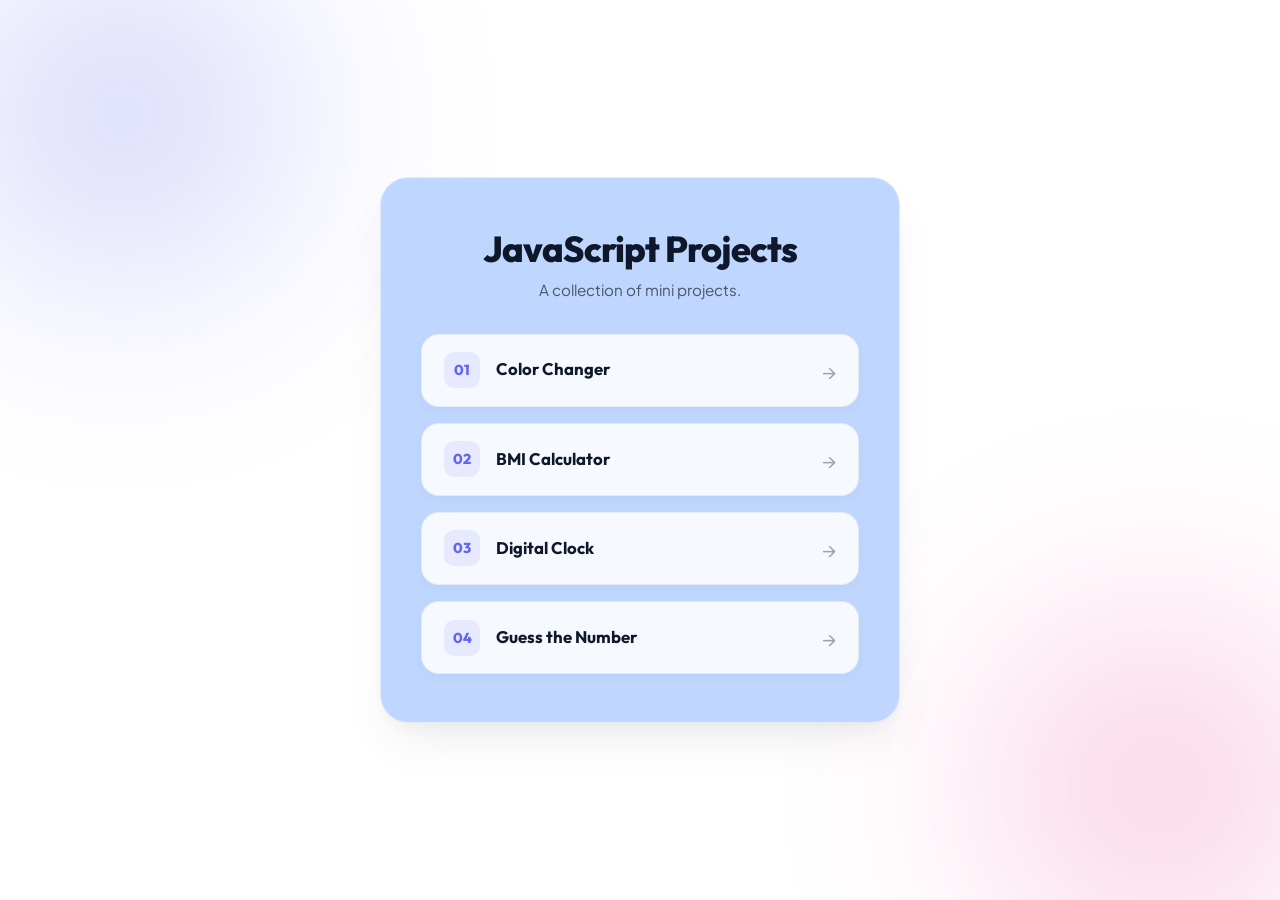
<file: index.html>
<!DOCTYPE html>
<html lang="en">

<head>
    <meta charset="UTF-8">
    <meta name="viewport" content="width=device-width, initial-scale=1.0">
    <title>JavaScript Mini Projects</title>
    <link rel="stylesheet" href="styles.css" />
</head>

<body class="home-page">
    <main class="home-card">
        <h1>JavaScript Projects</h1>
        <p class="subtitle">A collection of mini projects.</p>

        <div class="project-list">
            <a class="project-card" href="./1-ColorChanger/index.html">
                <div class="project-info">
                    <span class="project-num">01</span>
                    <div>
                        <h3>Color Changer</h3>
                    </div>
                </div>
                <span class="arrow">&rarr;</span>
            </a>

            <a class="project-card" href="./2-BMICalculator/index.html">
                <div class="project-info">
                    <span class="project-num">02</span>
                    <div>
                        <h3>BMI Calculator</h3>
                    </div>
                </div>
                <span class="arrow">&rarr;</span>
            </a>

            <a class="project-card" href="./3-DigitalClock/index.html">
                <div class="project-info">
                    <span class="project-num">03</span>
                    <div>
                        <h3>Digital Clock</h3>
                    </div>
                </div>
                <span class="arrow">&rarr;</span>
            </a>

            <a class="project-card" href="./4-GuessTheNumber/index.html">
                <div class="project-info">
                    <span class="project-num">04</span>
                    <div>
                        <h3>Guess the Number</h3>
                    </div>
                </div>
                <span class="arrow">&rarr;</span>
            </a>
        </div>
    </main>
</body>

</html>
</file>
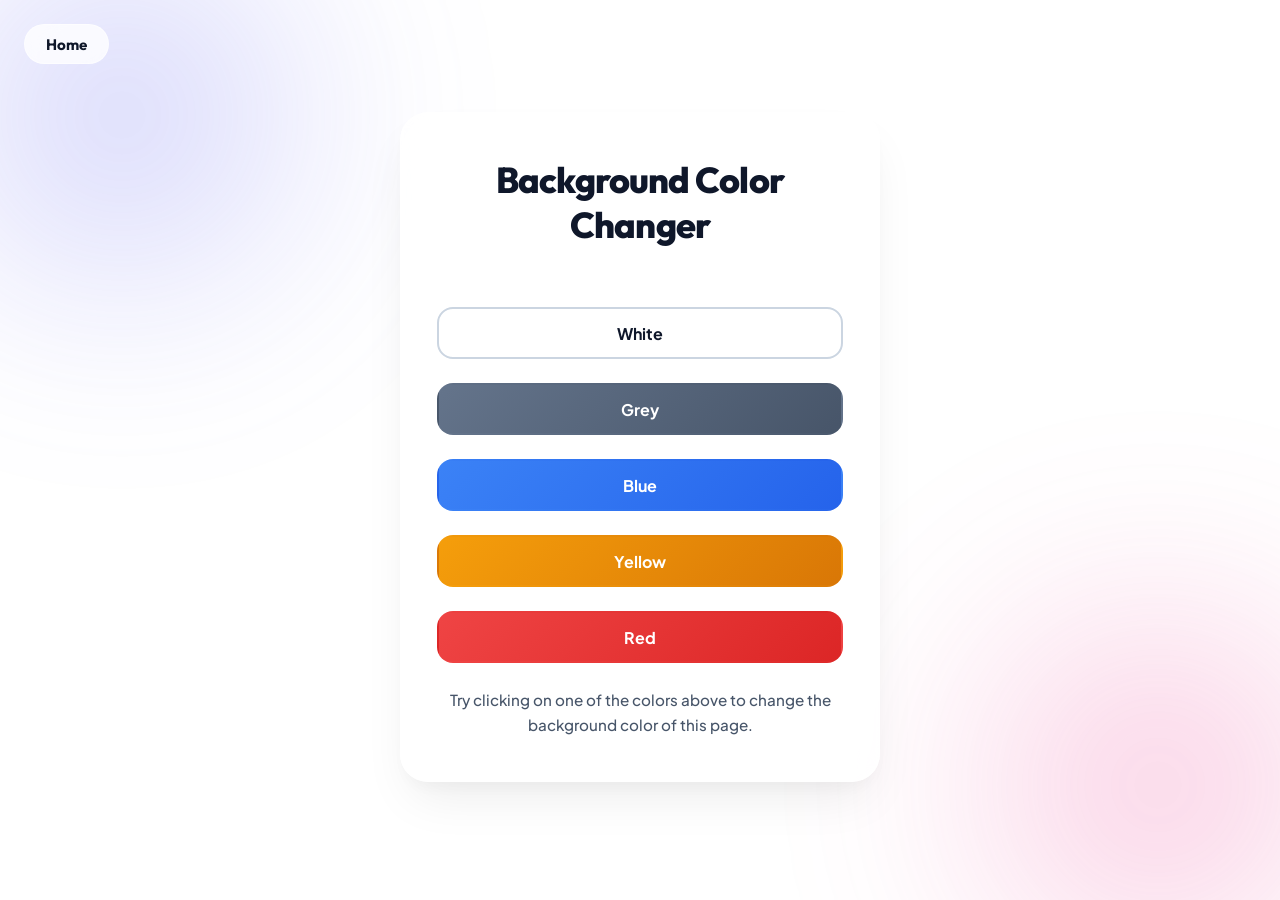
<file: 1-ColorChanger/index.html>
<!DOCTYPE html>
<html lang="en">

<head>
    <meta charset="UTF-8">
    <meta name="viewport" content="width=device-width, initial-scale=1.0">
    <title>Color Picker</title>
    <link rel="stylesheet" href="style.css" />
    <link rel="stylesheet" href="../styles.css" />
</head>

<body style="background-color:white; color:black;">
    <nav>
        <a href="/" aria-current="page">Home</a>
    </nav>
    <div class="canvas">
        <h1> Background Color Changer</h1>
        <span class="button" id="white">White</span>
        <span class="button" id="grey">Grey</span>
        <span class="button" id="blue">Blue</span>
        <span class="button" id="yellow">Yellow</span>
        <span class="button" id="red">Red</span>
        <h2>Try clicking on one of the colors above to change the background color of this page.</h2>
    </div>
    <script src="scriptcolor.js"></script>
</body>

</html>
</file>
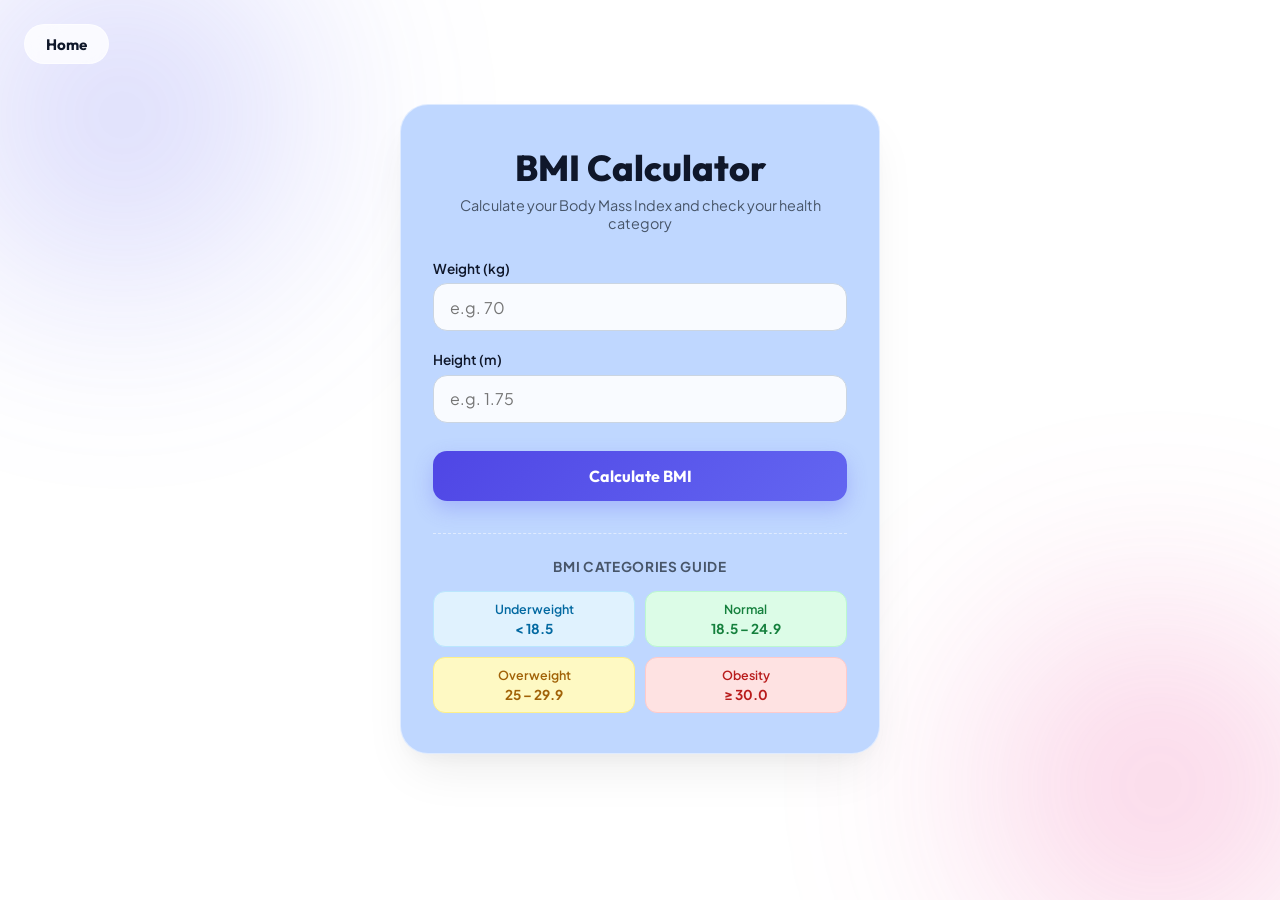
<file: 2-BMICalculator/index.html>
<!DOCTYPE html>
<html lang="en">

<head>
    <meta charset="UTF-8">
    <meta name="viewport" content="width=device-width, initial-scale=1.0">
    <title>BMI Calculator</title>
    <link rel="stylesheet" href="../styles.css" />
    <link rel="stylesheet" href="style.css" />
</head>

<body>
    <nav>
        <a href="../index.html">Home</a>
    </nav>

    <div class="canvas">
        <h1>BMI Calculator</h1>
        <p class="subtitle">Calculate your Body Mass Index and check your health category</p>

        <form id="bmiForm">
            <div class="input-group">
                <label for="weight">Weight (kg)</label>
                <input type="number" id="weight" step="0.1" placeholder="e.g. 70" required />
            </div>

            <div class="input-group">
                <label for="height">Height (m)</label>
                <input type="number" id="height" step="0.01" placeholder="e.g. 1.75" required />
            </div>

            <button type="submit" class="calculate-btn">Calculate BMI</button>

            <!-- Result Box -->
            <div id="resultBox" class="result-box hidden">
                <span class="result-label">Your BMI Score</span>
                <span id="bmiValue" class="bmi-value">--</span>
                <span id="bmiCategory" class="bmi-category">--</span>
            </div>
        </form>

        <div class="categories-section">
            <h3>BMI Categories Guide</h3>
            <div class="category-grid">
                <div class="cat-pill cat-blue">
                    <span>Underweight</span>
                    <strong>&lt; 18.5</strong>
                </div>
                <div class="cat-pill cat-green">
                    <span>Normal</span>
                    <strong>18.5 – 24.9</strong>
                </div>
                <div class="cat-pill cat-yellow">
                    <span>Overweight</span>
                    <strong>25 – 29.9</strong>
                </div>
                <div class="cat-pill cat-red">
                    <span>Obesity</span>
                    <strong>&ge; 30.0</strong>
                </div>
            </div>
        </div>
    </div>

    <script src="script.js"></script>
</body>

</html>
</file>
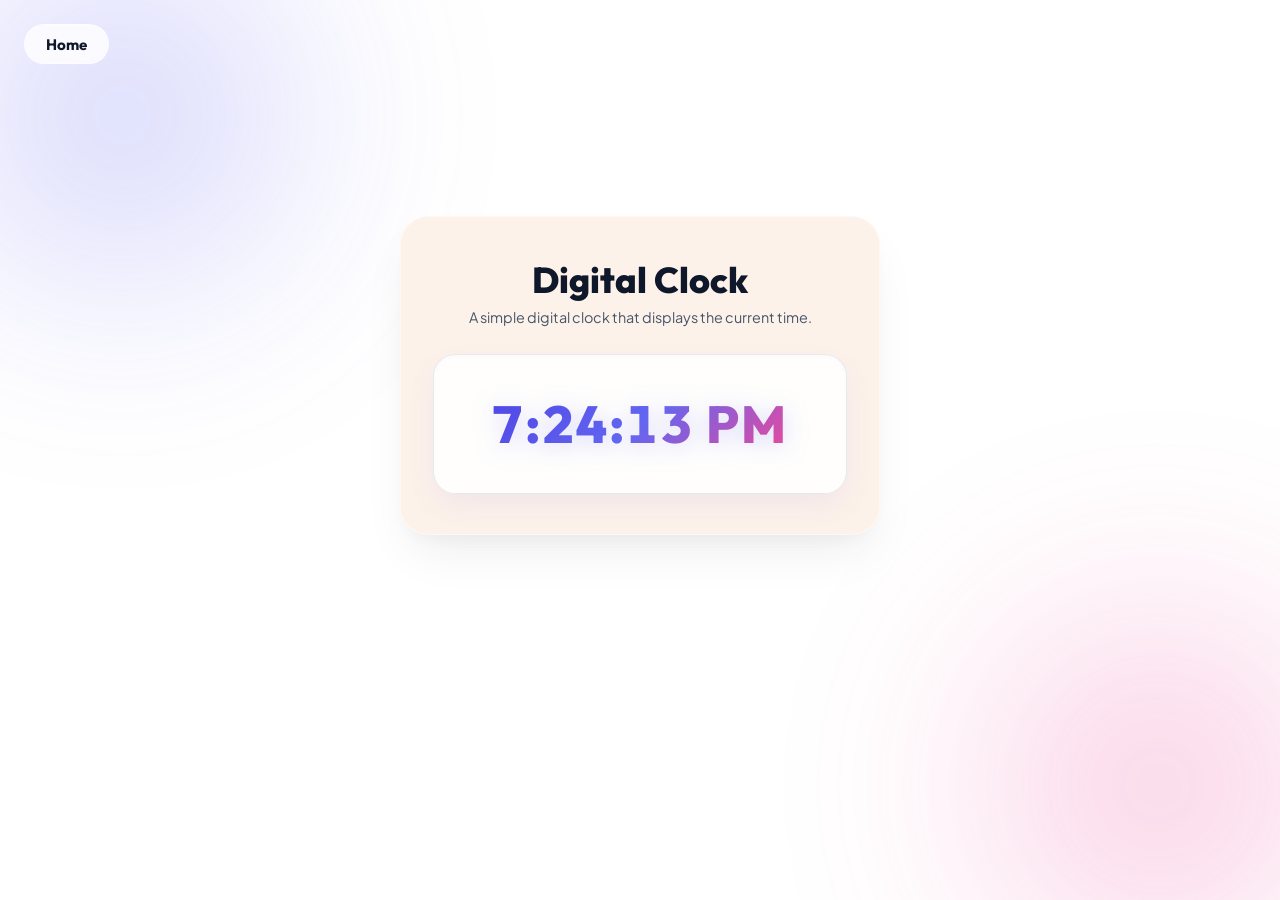
<file: 3-DigitalClock/index.html>
<!DOCTYPE html>
<html lang="en">
<head>
    <meta charset="UTF-8">
    <meta name="viewport" content="width=device-width, initial-scale=1.0">
    <title>Digital Clock</title>
    <link rel="stylesheet" href="../styles.css" />
    <link rel="stylesheet" href="style.css" />
</head>
<body>
    <nav>
        <a href="../index.html">Home</a>
    </nav>

    <div class="canvas">
        <h1>Digital Clock</h1>
        <p class="subtitle">A simple digital clock that displays the current time.</p>

        <div class="clock-container">
            <span id="clock" class="clock">--:--:--</span>
        </div>
    </div>

    <script src="script.js"></script>
</body>
</html>
</file>
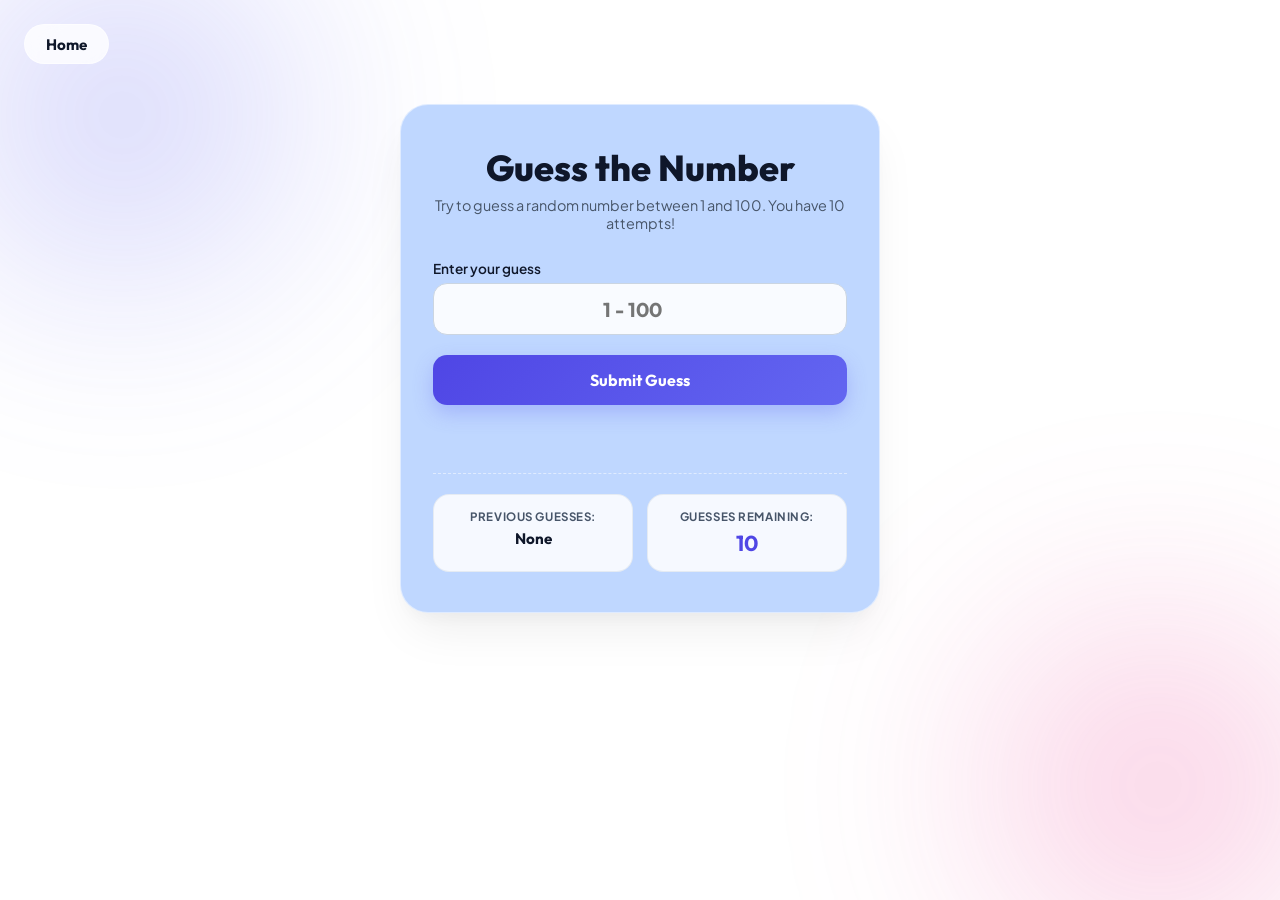
<file: 4-GuessTheNumber/index.html>
<!DOCTYPE html>
<html lang="en">

<head>
    <meta charset="UTF-8">
    <meta name="viewport" content="width=device-width, initial-scale=1.0">
    <title>Guess a Number</title>
    <link rel="stylesheet" href="../styles.css" />
    <link rel="stylesheet" href="style.css" />
</head>

<body>
    <nav>
        <a href="../index.html">Home</a>
    </nav>

    <div class="canvas">
        <h1>Guess the Number</h1>
        <p class="subtitle">Try to guess a random number between 1 and 100. You have 10 attempts!</p>

        <form id="guessForm">
            <div class="input-group">
                <label for="guessInput">Enter your guess</label>
                <input type="number" id="guessInput" min="1" max="100" placeholder="1 - 100" autocomplete="off" required />
            </div>

            <button type="submit" id="submitBtn" class="submit-btn">Submit Guess</button>
        </form>

        <!-- Message / Hint Box -->
        <p id="message" class="message"></p>

        <!-- Stats Section -->
        <div class="stats-container">
            <div class="stat-box">
                <span class="stat-title">Previous Guesses: </span>
                <span id="prevGuesses" class="stat-value">None</span>
            </div>

            <div class="stat-box">
                <span class="stat-title">Guesses Remaining: </span>
                <span id="remainingGuesses" class="stat-value count">10</span>
            </div>
        </div>

        <!-- Play Again Button (Hidden by default) -->
        <button id="restartBtn" class="restart-btn hidden">Play Again</button>
    </div>

    <script src="script.js"></script>
</body>

</html>
</file>
<file: styles.css>
@import url('https://fonts.googleapis.com/css2?family=Outfit:wght@600;700;800&family=Plus+Jakarta+Sans:wght@500;600;700&display=swap');

:root {
    --font-heading: 'Outfit', system-ui, -apple-system, sans-serif;
    --font-body: 'Plus Jakarta Sans', system-ui, -apple-system, sans-serif;

    --text-primary: #0f172a;
    --text-secondary: #475569;

    --glass-bg: rgba(255, 255, 255, 0.78);
    --glass-border: rgba(255, 255, 255, 0.5);

    --radius-pill: 9999px;

    --transition-fast: 0.25s cubic-bezier(0.16, 1, 0.3, 1);
}

* {
    box-sizing: border-box;
    margin: 0;
    padding: 0;
}

body {
    min-height: 100vh;
    font-family: var(--font-body);
    background-color: #ffffff;
    color: var(--text-primary);
    overflow-x: hidden;
}

/* Background Glow */

body::before,
body::after {
    content: '';
    position: fixed;
    border-radius: 50%;
    filter: blur(100px);
    opacity: 0.35;
    pointer-events: none;
    z-index: 0;
}

body::before {
    top: -15%;
    left: -10%;
    width: 500px;
    height: 500px;
    background: radial-gradient(circle, #6366f1, transparent 70%);
}

body::after {
    bottom: -15%;
    right: -10%;
    width: 500px;
    height: 500px;
    background: radial-gradient(circle, #ec4899, transparent 70%);
}

/* Navigation */

nav {
    position: relative;
    z-index: 10;
    width: 100%;
    max-width: 600px;
    padding: 1.5rem;
    display: flex;
    justify-content: flex-start;
}

nav a {
    text-decoration: none;
    font-family: var(--font-heading);
    font-weight: 700;
    font-size: 0.95rem;

    color: var(--text-primary);
    background: var(--glass-bg);

    border: 1px solid var(--glass-border);

    backdrop-filter: blur(16px);
    -webkit-backdrop-filter: blur(16px);

    padding: 0.6rem 1.3rem;
    border-radius: var(--radius-pill);

    transition: var(--transition-fast);
}

nav a:hover {
    transform: translateY(-2px);
}

body.home-page {
    display: flex;
    justify-content: center;
    align-items: center;
    min-height: 100vh;
    padding: 1.5rem;
}

/* Central Frosted Glass Card */
.home-card {
    position: relative;
    z-index: 5;
    width: 100%;
    max-width: 520px;
    background: #BFD7FF;
    border: 1px solid var(--glass-border);
    backdrop-filter: blur(24px) saturate(180%);
    -webkit-backdrop-filter: blur(24px) saturate(180%);
    border-radius: 28px;
    box-shadow:
        0 25px 50px -12px rgba(0, 0, 0, 0.08),
        0 10px 20px -5px rgba(0, 0, 0, 0.04);
    padding: 3rem 2.5rem;
    text-align: center;
}

/* Title & Subtitle */
.home-card h1 {
    font-family: var(--font-heading);
    font-size: 2.25rem;
    font-weight: 800;
    color: var(--text-primary);
    letter-spacing: -0.025em;
    margin-bottom: 0.5rem;
}

.home-card .subtitle {
    font-size: 0.95rem;
    color: var(--text-secondary);
    line-height: 1.5;
    margin-bottom: 2rem;
}

/* Project List */
.project-list {
    display: flex;
    flex-direction: column;
    gap: 1rem;
    width: 100%;
}

/* Individual Project Card Button */
.project-card {
    display: flex;
    align-items: center;
    justify-content: space-between;
    text-decoration: none;
    background: rgba(255, 255, 255, 0.85);
    border: 1px solid rgba(226, 232, 240, 0.8);
    border-radius: 18px;
    padding: 1.1rem 1.4rem;
    transition: all 0.3s cubic-bezier(0.16, 1, 0.3, 1);
    box-shadow: 0 4px 12px rgba(0, 0, 0, 0.03);
}

.project-card:hover {
    transform: translateY(-3px) scale(1.01);
    background: #ffffff;
    border-color: rgba(99, 102, 241, 0.3);
    box-shadow: 0 12px 25px rgba(99, 102, 241, 0.12);
}

.project-info {
    display: flex;
    align-items: center;
    gap: 1rem;
    text-align: left;
}

/* Project Number Badges (01, 02) */
.project-num {
    font-family: var(--font-heading);
    font-weight: 800;
    font-size: 0.9rem;
    color: #6366f1;
    background: rgba(99, 102, 241, 0.1);
    width: 36px;
    height: 36px;
    border-radius: 10px;
    display: flex;
    align-items: center;
    justify-content: center;
}

.project-info h3 {
    font-family: var(--font-heading);
    font-size: 1.05rem;
    font-weight: 700;
    color: var(--text-primary);
    margin-bottom: 0.15rem;
}

.project-info p {
    font-size: 0.8rem;
    color: var(--text-secondary);
}

/* Arrow that slides on hover */
.project-card .arrow {
    font-size: 1.25rem;
    color: #94a3b8;
    transition: transform 0.25s ease, color 0.25s ease;
}

.project-card:hover .arrow {
    transform: translateX(4px);
    color: #6366f1;
}
</file>
<file: 1-ColorChanger/style.css>
/* Color Changer Card */

.canvas {
    position: relative;
    z-index: 5;

    width: 92%;
    max-width: 480px;

    margin: 1.5rem auto 4rem auto;

    background: var(--glass-bg);

    border: 1px solid var(--glass-border);

    backdrop-filter: blur(24px) saturate(180%);
    -webkit-backdrop-filter: blur(24px) saturate(180%);

    border-radius: 28px;

    box-shadow:
        0 25px 50px -12px rgba(0, 0, 0, 0.08),
        0 10px 20px -5px rgba(0, 0, 0, 0.04);

    padding: 2.75rem 2.25rem;

    text-align: center;

    display: flex;
    flex-direction: column;
    align-items: center;
}

/* Title */

.canvas h1 {
    font-family: var(--font-heading);

    font-size: 2.25rem;

    font-weight: 800;

    letter-spacing: -0.025em;

    color: var(--text-primary);

    margin-bottom: 2.25rem;
}

/* Button Container */

.button-container {
    width: 100%;
    display: flex;
    flex-direction: column;
    justify-content: center;
    gap: 20px;
    margin-bottom: 2rem;
}

/* Buttons */

.button {
    width: 100%;
    height: 52px;

    display: flex;
    align-items: center;
    justify-content: center;

    padding: 0 1.5rem;

    border-radius: 16px;

    font-family: var(--font-body);

    font-weight: 700;
    font-size: 1rem;

    cursor: pointer;
    user-select: none;

    transition: all 0.35s cubic-bezier(0.16, 1, 0.3, 1);

    border: 2px solid transparent;

    position: relative;
    overflow: hidden;
}

/* Hover Effect */

.button:hover {
    transform: translateY(-3px) scale(1.02);
}

.button:active {
    transform: translateY(-1px) scale(0.99);
}

/* Grey */

#grey {
    background: linear-gradient(135deg,
            #64748b 0%,
            #475569 100%);

    color: white;
}

#grey:hover {
    box-shadow: 0 10px 25px rgba(100, 116, 139, 0.4);
}

/* White */

#white {
    background: white;

    color: #0f172a;

    border-color: #cbd5e1;
}

#white:hover {
    box-shadow: 0 10px 25px rgba(0, 0, 0, 0.12);
}

/* Blue */

#blue {
    background: linear-gradient(135deg,
            #3b82f6 0%,
            #2563eb 100%);

    color: white;
}

#blue:hover {
    box-shadow: 0 10px 25px rgba(37, 99, 235, 0.45);
}

/* Yellow */

#yellow {
    background: linear-gradient(135deg,
            #f59e0b 0%,
            #d97706 100%);

    color: white;
}

#yellow:hover {
    box-shadow: 0 10px 25px rgba(245, 158, 11, 0.45);
}

/* Red */

#red {
    background: linear-gradient(135deg,
            #ef4444 0%,
            #dc2626 100%);

    color: white;
}

#red:hover {
    box-shadow: 0 10px 25px rgba(239, 68, 68, 0.45);
}

/* Instruction */

.canvas h2 {
    font-size: 0.95rem;

    font-weight: 500;

    color: var(--text-secondary);

    line-height: 1.6;

    padding-top: 1.5rem;

    border-top: 1px dashed var(--glass-border);
}

.canvas span {
    margin-top: 1.5rem;
}
</file>
<file: 2-BMICalculator/style.css>
.canvas {
    position: relative;
    z-index: 5;
    width: 92%;
    max-width: 480px;
    margin: 1rem auto 4rem auto;

    background: #BFD7FF;
    border: 1px solid var(--glass-border);
    backdrop-filter: blur(24px) saturate(180%);
    -webkit-backdrop-filter: blur(24px) saturate(180%);
    border-radius: 28px;

    box-shadow:
        0 25px 50px -12px rgba(0, 0, 0, 0.08),
        0 10px 20px -5px rgba(0, 0, 0, 0.04);

    padding: 2.5rem 2rem;
    text-align: center;
}

/* Titles */
.canvas h1 {
    font-family: var(--font-heading);
    font-size: 2.25rem;
    font-weight: 800;
    color: var(--text-primary);
    margin-bottom: 0.35rem;
}

.subtitle {
    font-size: 0.9rem;
    color: var(--text-secondary);
    margin-bottom: 1.75rem;
}

/* Form & Input Groups */
#bmiForm {
    width: 100%;
    display: flex;
    flex-direction: column;
    gap: 1.25rem;
}

.input-group {
    display: flex;
    flex-direction: column;
    align-items: flex-start;
    gap: 0.4rem;
}

.input-group label {
    font-size: 0.85rem;
    font-weight: 600;
    color: var(--text-primary);
}

.input-group input {
    width: 100%;
    height: 48px;
    padding: 0 1rem;
    border-radius: 14px;
    border: 1px solid #cbd5e1;
    background: rgba(255, 255, 255, 0.9);
    font-family: var(--font-body);
    font-size: 1rem;
    color: var(--text-primary);
    outline: none;
    transition: all 0.25s ease;
}

.input-group input:focus {
    border-color: #6366f1;
    box-shadow: 0 0 0 3px rgba(99, 102, 241, 0.2);
    background: #ffffff;
}

/* Calculate Button */
.calculate-btn {
    width: 100%;
    height: 50px;
    background: linear-gradient(135deg, #4f46e5 0%, #6366f1 100%);
    color: white;
    font-family: var(--font-heading);
    font-size: 1rem;
    font-weight: 700;
    border: none;
    border-radius: 14px;
    cursor: pointer;
    transition: var(--transition-fast);
    box-shadow: 0 8px 20px rgba(99, 102, 241, 0.3);
    margin-top: 0.5rem;
}

.calculate-btn:hover {
    transform: translateY(-2px);
    box-shadow: 0 12px 24px rgba(99, 102, 241, 0.4);
}

.calculate-btn:active {
    transform: translateY(0);
}

/* Result Box */
.result-box {
    margin-top: 1rem;
    padding: 1.25rem;
    border-radius: 16px;
    background: white;
    border: 1px solid #e2e8f0;
    display: flex;
    flex-direction: column;
    align-items: center;
    gap: 0.35rem;
    animation: fadeIn 0.3s ease-out;
}

.result-box.hidden {
    display: none;
}

.result-label {
    font-size: 0.75rem;
    text-transform: uppercase;
    letter-spacing: 0.05em;
    font-weight: 700;
    color: var(--text-secondary);
}

.bmi-value {
    font-family: var(--font-heading);
    font-size: 2.25rem;
    font-weight: 800;
    color: var(--text-primary);
}

.bmi-category {
    font-size: 0.95rem;
    font-weight: 700;
    padding: 0.25rem 0.85rem;
    border-radius: var(--radius-pill);
}

/* Category Guide Section */
.categories-section {
    margin-top: 2rem;
    padding-top: 1.5rem;
    border-top: 1px dashed var(--glass-border);
    width: 100%;
}

.categories-section h3 {
    font-size: 0.85rem;
    font-weight: 700;
    color: var(--text-secondary);
    text-transform: uppercase;
    letter-spacing: 0.05em;
    margin-bottom: 1rem;
}

.category-grid {
    display: grid;
    grid-template-columns: repeat(2, 1fr);
    gap: 0.6rem;
}

.cat-pill {
    padding: 0.6rem 0.75rem;
    border-radius: 12px;
    display: flex;
    flex-direction: column;
    align-items: center;
    font-size: 0.78rem;
    font-weight: 600;
    border: 1px solid transparent;
}

.cat-pill strong {
    font-size: 0.85rem;
    margin-top: 0.15rem;
}

/* Category Colors */
.cat-blue {
    background: #e0f2fe;
    color: #0369a1;
    border-color: #bae6fd;
}

.cat-green {
    background: #dcfce7;
    color: #15803d;
    border-color: #bbf7d0;
}

.cat-yellow {
    background: #fef9c3;
    color: #a16207;
    border-color: #fef08a;
}

.cat-red {
    background: #fee2e2;
    color: #b91c1c;
    border-color: #fecaca;
}

@keyframes fadeIn {
    from {
        opacity: 0;
        transform: translateY(6px);
    }
    to {
        opacity: 1;
        transform: translateY(0);
    }
}
</file>
<file: 3-DigitalClock/style.css>
.canvas {
    position: relative;
    z-index: 5;
    width: 92%;
    max-width: 480px;
    margin: 8rem auto 4rem auto;

    background: #fdf2e9;
    border: 1px solid var(--glass-border);
    backdrop-filter: blur(24px) saturate(180%);
    -webkit-backdrop-filter: blur(24px) saturate(180%);
    border-radius: 28px;

    box-shadow:
        0 25px 50px -12px rgba(0, 0, 0, 0.08),
        0 10px 20px -5px rgba(0, 0, 0, 0.04);

    padding: 2.5rem 2rem;
    text-align: center;
}

/* Titles */
.canvas h1 {
    font-family: var(--font-heading);
    font-size: 2.25rem;
    font-weight: 800;
    color: var(--text-primary);
    margin-bottom: 0.35rem;
}

.subtitle {
    font-size: 0.9rem;
    color: var(--text-secondary);
    margin-bottom: 1.75rem;
}

/* Digital Display Outer Box */
.clock-container {
    width: 100%;
    background: rgba(255, 255, 255, 0.9);
    border: 1px solid rgba(226, 232, 240, 0.9);
    border-radius: 22px;
    padding: 2.25rem 1.5rem;
    box-shadow:
        inset 0 2px 4px rgba(0, 0, 0, 0.02),
        0 12px 28px rgba(99, 102, 241, 0.08);
    display: flex;
    justify-content: center;
    align-items: center;
    transition: var(--transition-fast);
}

.clock-container:hover {
    transform: scale(1.02);
    box-shadow:
        inset 0 2px 4px rgba(0, 0, 0, 0.02),
        0 16px 36px rgba(99, 102, 241, 0.15);
}

/* Clock Digits */
.clock {
    font-family: var(--font-heading);
    font-size: 3.25rem;
    font-weight: 800;
    letter-spacing: 0.04em;

    /* Fixed-width numbers so digits don't wobble when ticking */
    font-variant-numeric: tabular-nums;

    /* Gradient Text Fill */
    background: linear-gradient(135deg, #4f46e5 0%, #6366f1 50%, #ec4899 100%);
    -webkit-background-clip: text;
    -webkit-text-fill-color: transparent;

    /* Soft Glow */
    filter: drop-shadow(0 4px 12px rgba(99, 102, 241, 0.25));
    user-select: none;
}

/* Responsive on small mobile phones */
@media (max-width: 480px) {
    .canvas {
        padding: 2.25rem 1.5rem;
    }

    .clock {
        font-size: 2.4rem;
    }
}
</file>
<file: 4-GuessTheNumber/style.css>
.canvas {
    position: relative;
    z-index: 5;
    width: 92%;
    max-width: 480px;
    margin: 1rem auto 4rem auto;

    background: #BFD7FF;
    border: 1px solid var(--glass-border);
    backdrop-filter: blur(24px) saturate(180%);
    -webkit-backdrop-filter: blur(24px) saturate(180%);
    border-radius: 28px;

    box-shadow:
        0 25px 50px -12px rgba(0, 0, 0, 0.08),
        0 10px 20px -5px rgba(0, 0, 0, 0.04);

    padding: 2.5rem 2rem;
    text-align: center;
}

/* Titles */
.canvas h1 {
    font-family: var(--font-heading);
    font-size: 2.25rem;
    font-weight: 800;
    color: var(--text-primary);
    margin-bottom: 0.35rem;
}

.subtitle {
    font-size: 0.9rem;
    color: var(--text-secondary);
    margin-bottom: 1.75rem;
}


#guessForm {
    width: 100%;
    display: flex;
    flex-direction: column;
    gap: 1.25rem;
}
.input-group {
    display: flex;
    flex-direction: column;
    align-items: flex-start;
    gap: 0.4rem;
}
.input-group label {
    font-size: 0.85rem;
    font-weight: 600;
    color: var(--text-primary);
}
.input-group input {
    width: 100%;
    height: 52px;
    padding: 0 1rem;
    border-radius: 14px;
    border: 1px solid #cbd5e1;
    background: rgba(255, 255, 255, 0.9);
    font-family: var(--font-heading);
    font-size: 1.25rem;
    font-weight: 700;
    text-align: center;
    color: var(--text-primary);
    outline: none;
    transition: all 0.25s ease;
}
.input-group input:focus {
    border-color: #6366f1;
    box-shadow: 0 0 0 3px rgba(99, 102, 241, 0.2);
    background: #ffffff;
}
/* Submit Button */
.submit-btn {
    width: 100%;
    height: 50px;
    background: linear-gradient(135deg, #4f46e5 0%, #6366f1 100%);
    color: white;
    font-family: var(--font-heading);
    font-size: 1rem;
    font-weight: 700;
    border: none;
    border-radius: 14px;
    cursor: pointer;
    transition: var(--transition-fast);
    box-shadow: 0 8px 20px rgba(99, 102, 241, 0.3);
}
.submit-btn:hover {
    transform: translateY(-2px);
    box-shadow: 0 12px 24px rgba(99, 102, 241, 0.4);
}
.submit-btn:disabled {
    opacity: 0.5;
    cursor: not-allowed;
    transform: none;
}
/* Dynamic Feedback Message */
.message {
    min-height: 28px;
    margin: 1.25rem 0 0.5rem 0;
    font-size: 1.05rem;
    font-weight: 700;
    transition: all 0.2s ease;
}
.message.high { color: #dc2626; } /* Red */
.message.low { color: #2563eb; }  /* Blue */
.message.win { color: #16a34a; }  /* Green */
/* Stats Grid */
.stats-container {
    display: grid;
    grid-template-columns: 1fr 1fr;
    gap: 0.85rem;
    margin-top: 1.25rem;
    padding-top: 1.25rem;
    border-top: 1px dashed var(--glass-border);
}
.stat-box {
    background: rgba(255, 255, 255, 0.85);
    border: 1px solid rgba(226, 232, 240, 0.8);
    border-radius: 16px;
    padding: 0.85rem 0.6rem;
    display: flex;
    flex-direction: column;
    align-items: center;
    gap: 0.35rem;
}
.stat-title {
    font-size: 0.72rem;
    text-transform: uppercase;
    font-weight: 700;
    letter-spacing: 0.05em;
    color: var(--text-secondary);
}
.stat-value {
    font-family: var(--font-heading);
    font-size: 0.95rem;
    font-weight: 700;
    color: var(--text-primary);
    word-break: break-word;
}
.stat-value.count {
    font-size: 1.35rem;
    color: #4f46e5;
}
/* Play Again Button */
.restart-btn {
    width: 100%;
    height: 48px;
    margin-top: 1.5rem;
    background: #0f172a;
    color: white;
    font-family: var(--font-heading);
    font-weight: 700;
    font-size: 0.95rem;
    border: none;
    border-radius: 14px;
    cursor: pointer;
    transition: var(--transition-fast);
}
.restart-btn:hover {
    background: #1e293b;
    transform: translateY(-2px);
}
.hidden {
    display: none;
}
</file>
